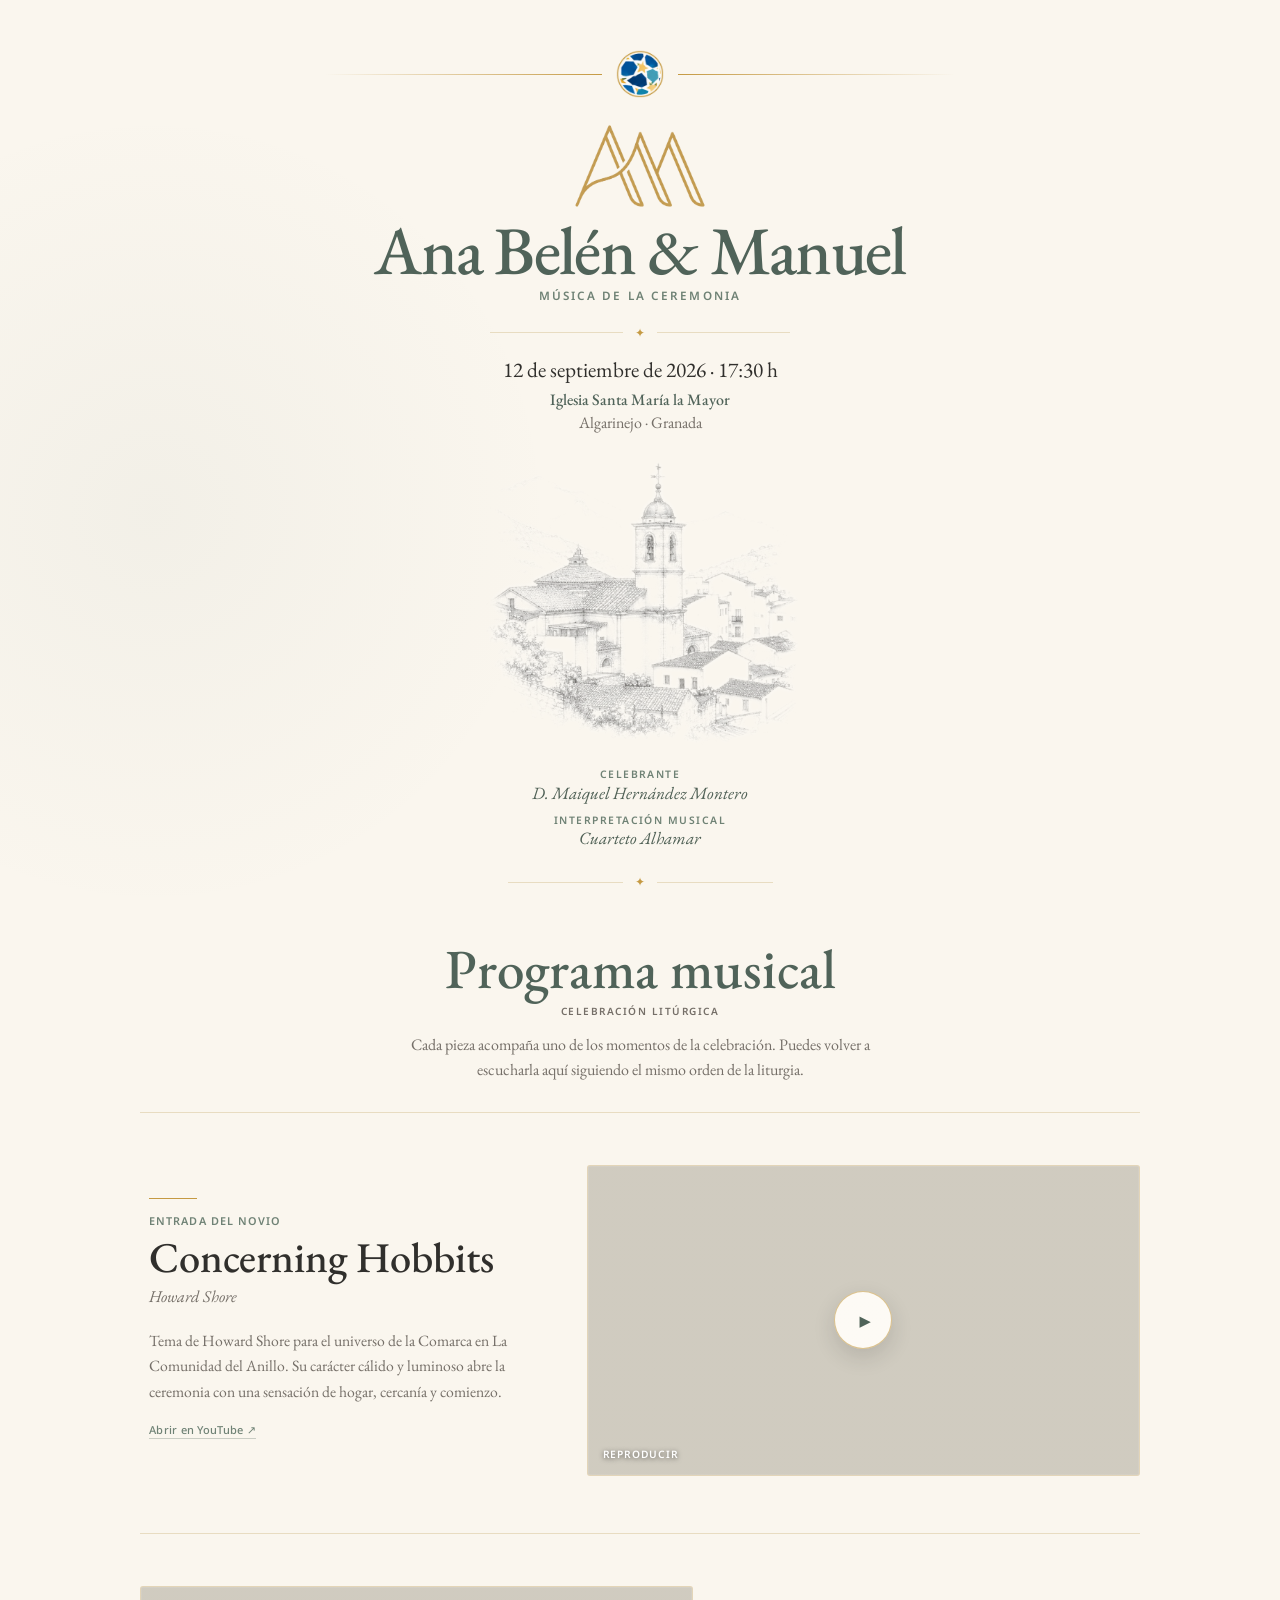
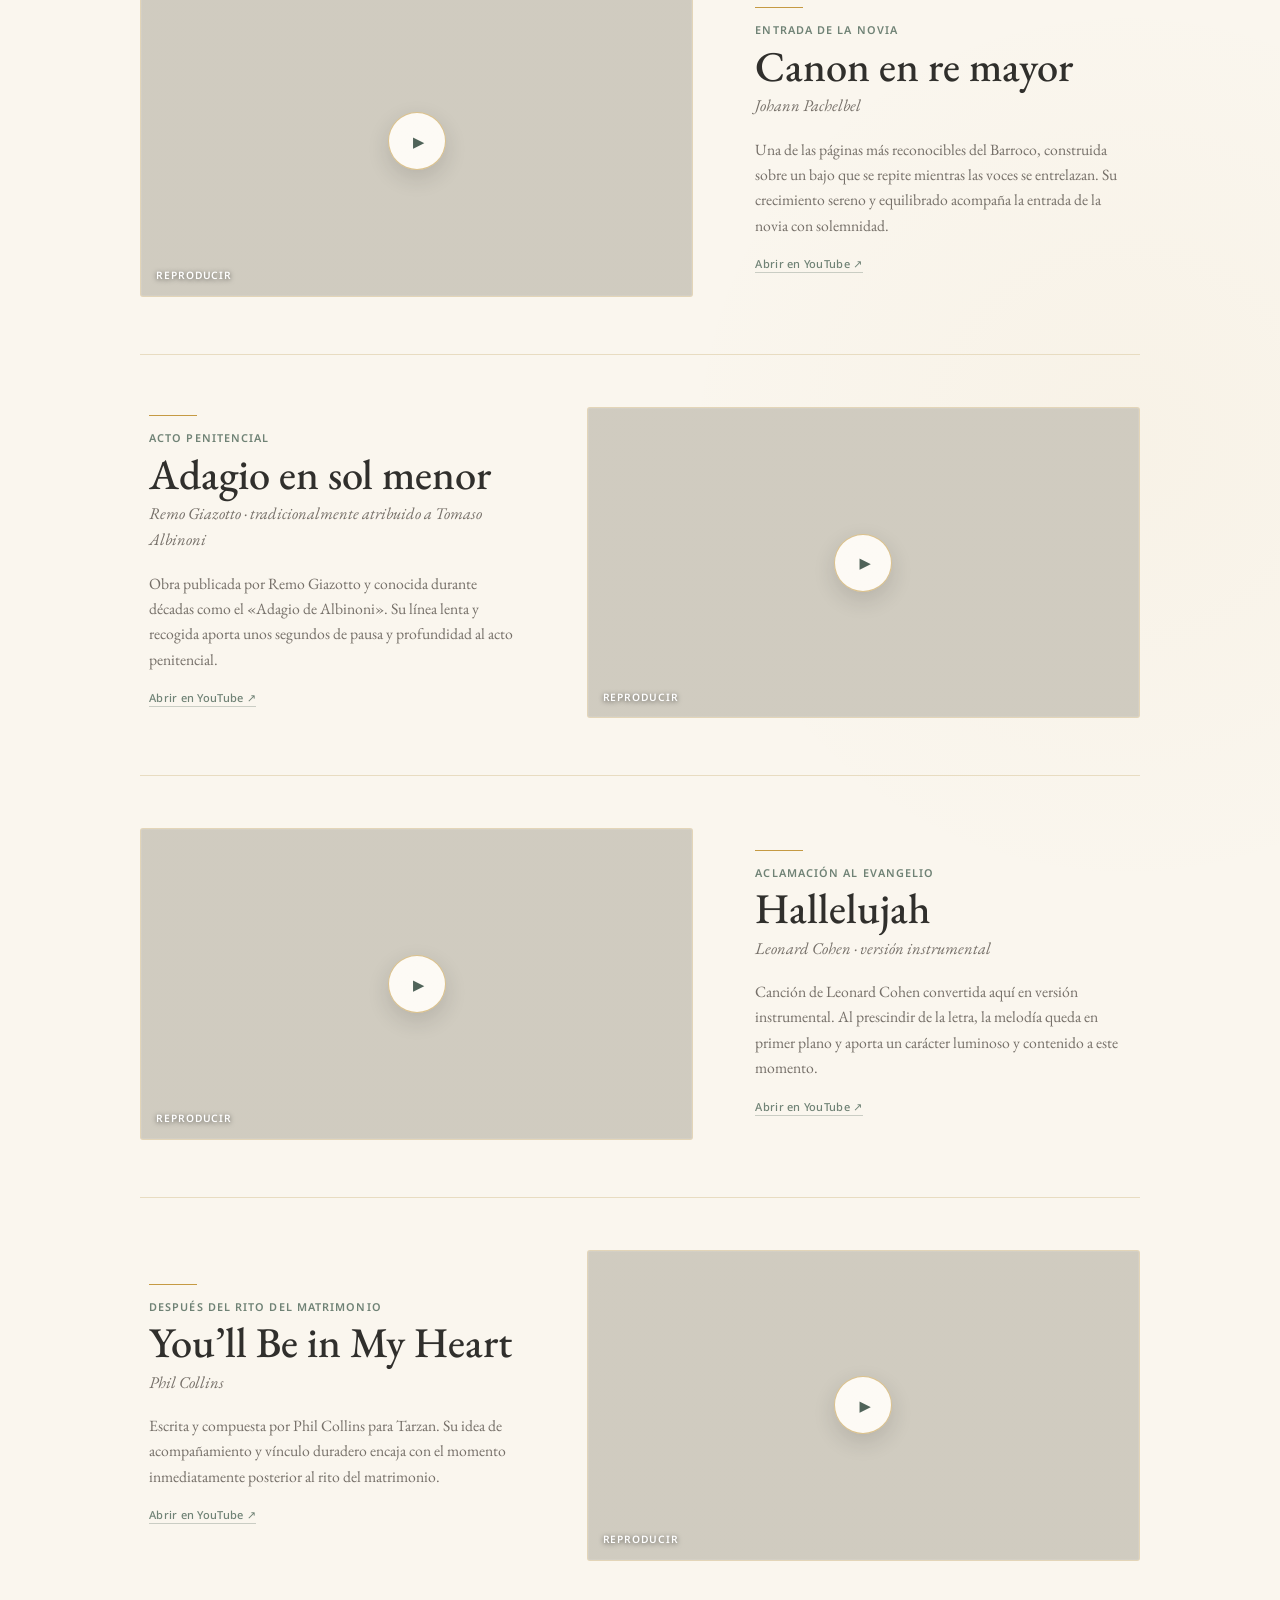
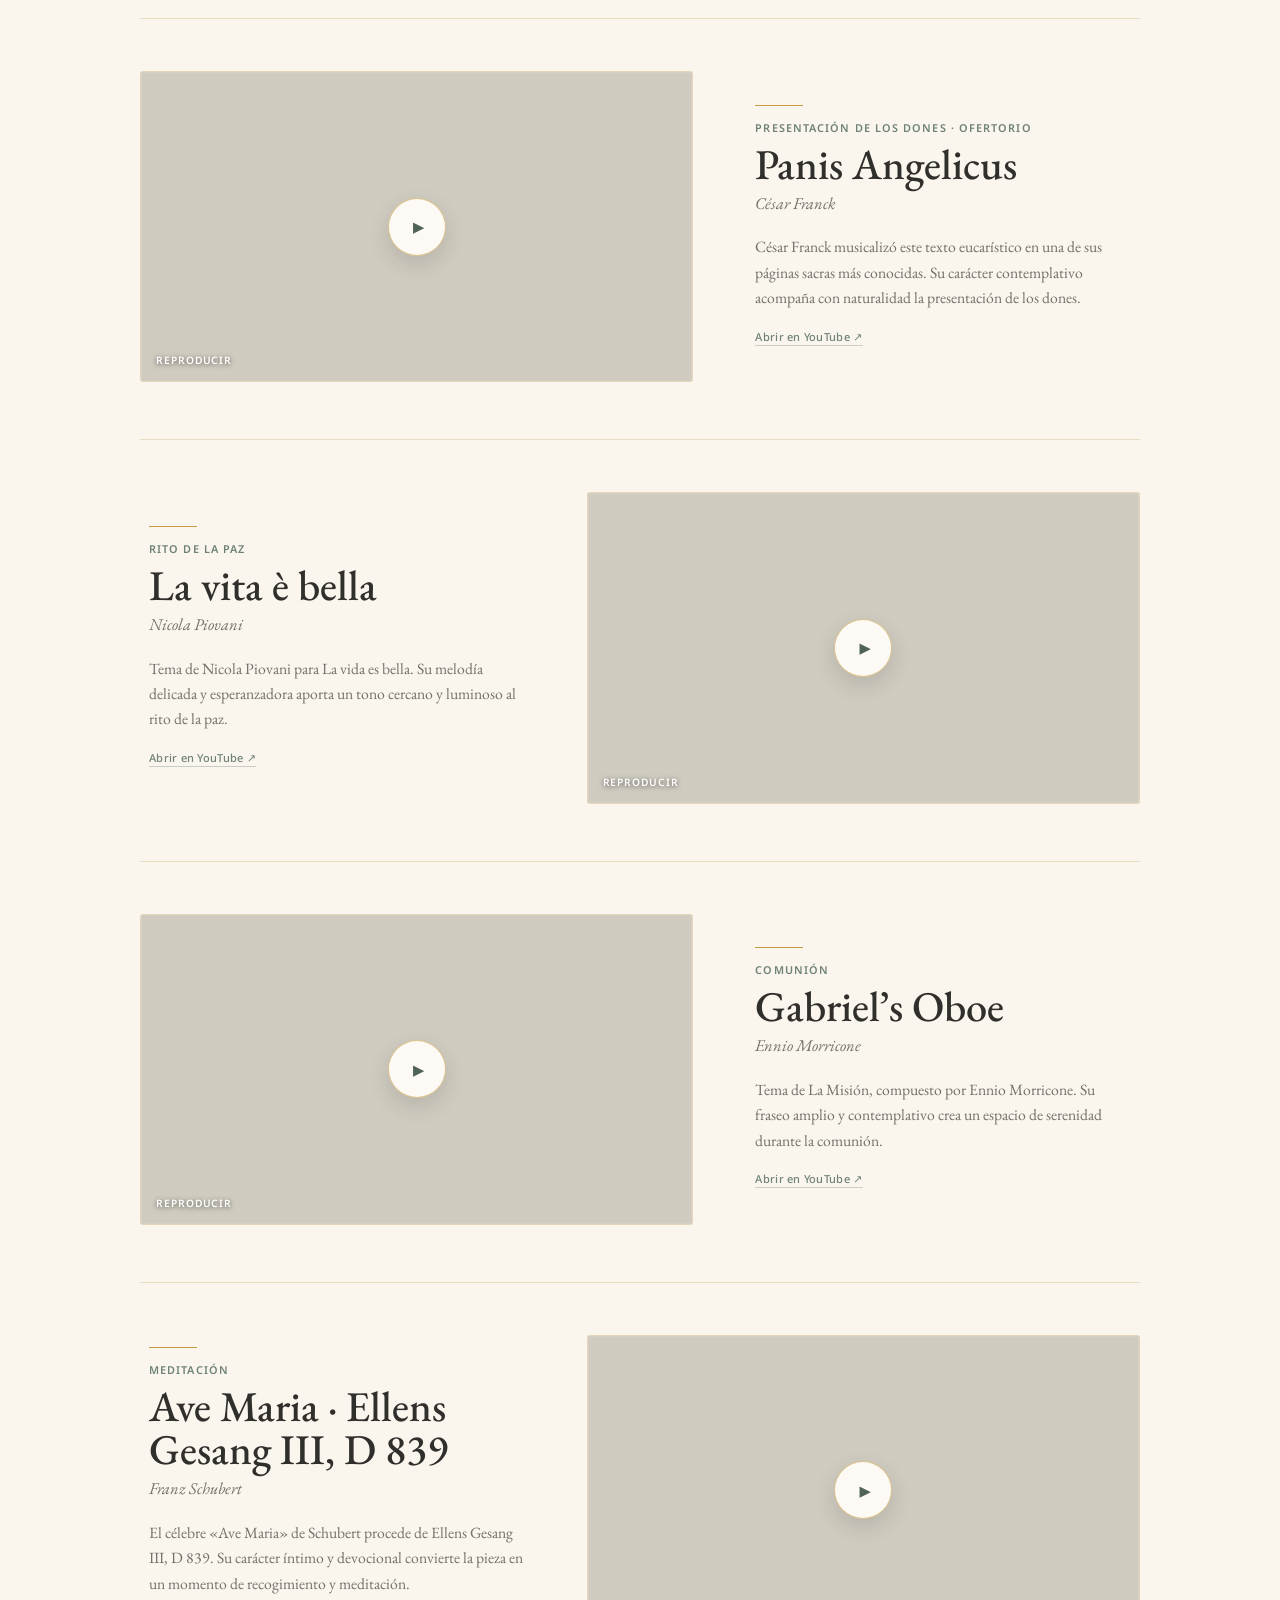
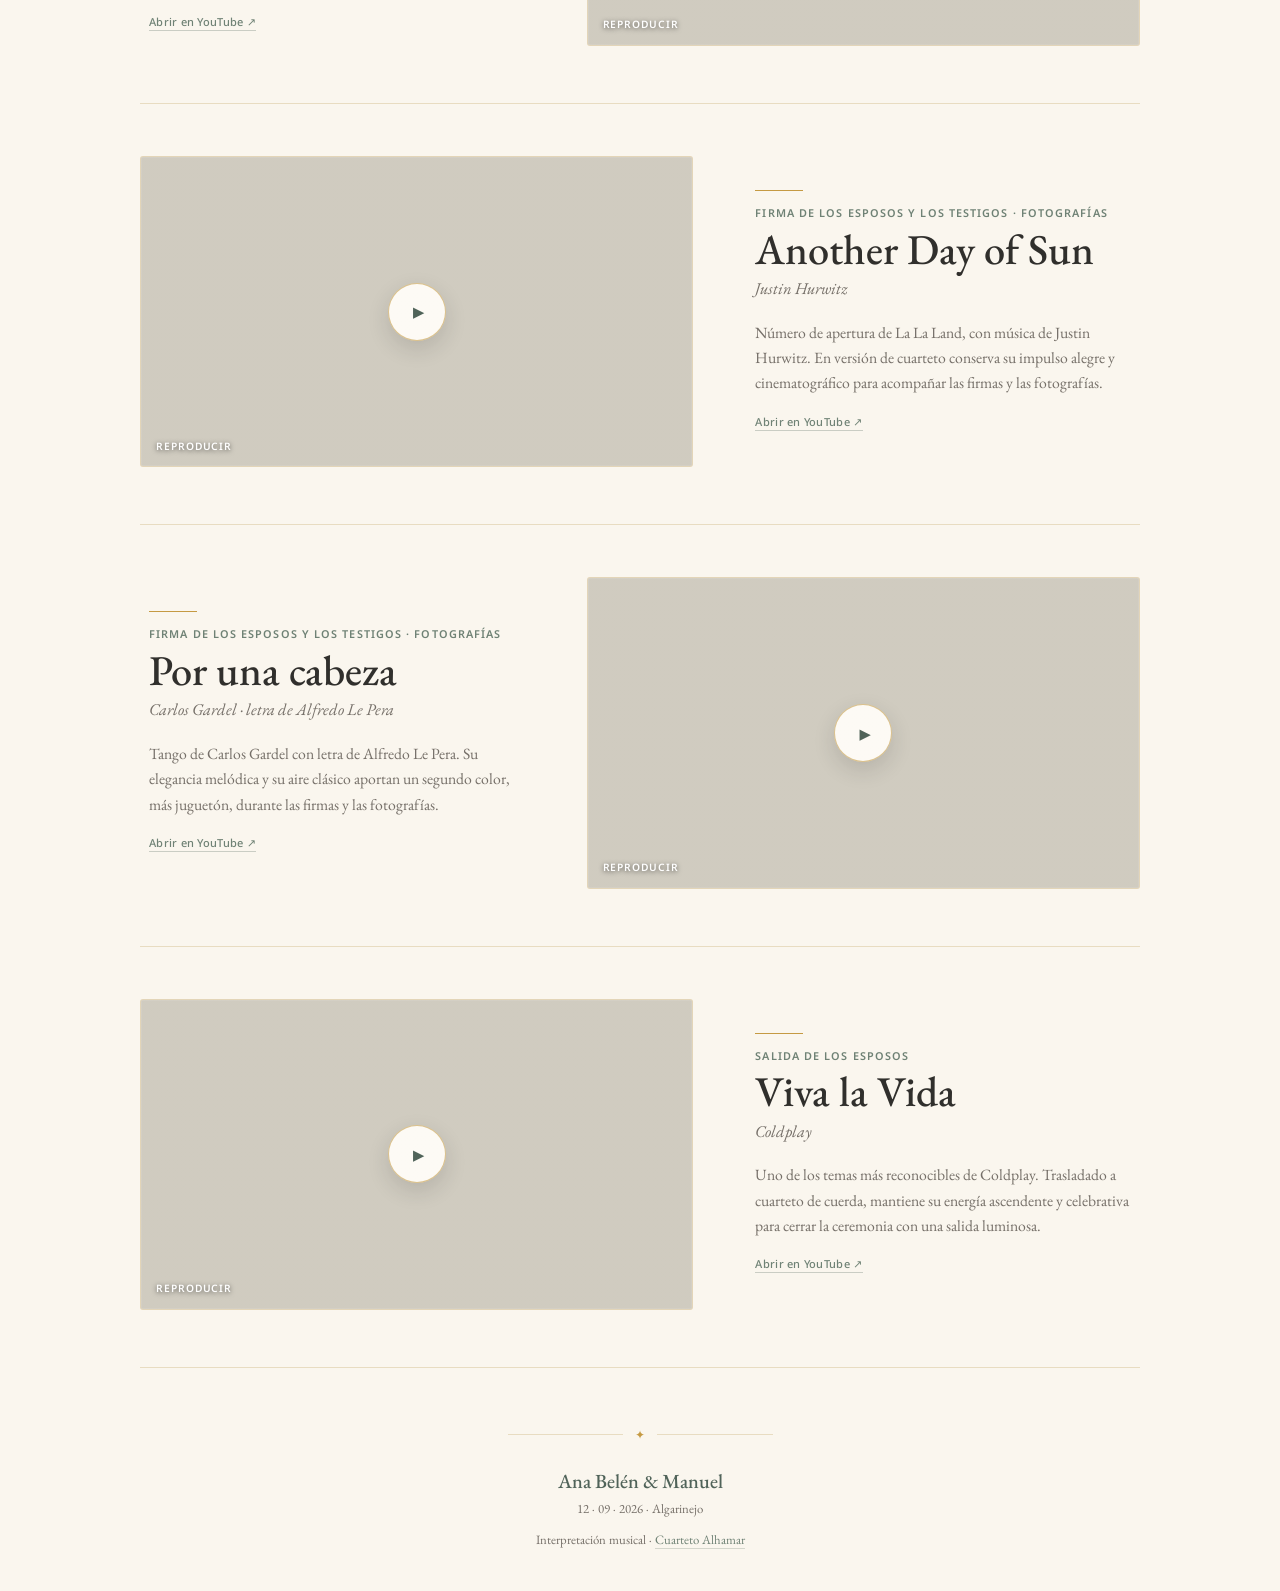
<file: index.html>
<!doctype html>
<html lang="es">
<head>
  <meta charset="utf-8">
  <meta name="viewport" content="width=device-width, initial-scale=1">
  <meta name="theme-color" content="#faf6ee">
  <meta name="robots" content="noindex,nofollow">
  <meta name="description" content="Programa musical de la ceremonia de boda de Ana Belén y Manuel, 12 de septiembre de 2026, Algarinejo.">
  <title>Ana Belén & Manuel · Música de la ceremonia</title>
  <link rel="preconnect" href="https://fonts.googleapis.com">
  <link rel="preconnect" href="https://fonts.gstatic.com" crossorigin>
  <link href="https://fonts.googleapis.com/css2?family=EB+Garamond:ital,wght@0,400;0,500;0,600;1,400;1,500&family=Noto+Sans:wght@400;500;600&display=swap" rel="stylesheet">
  <link rel="stylesheet" href="assets/styles.css">

<style>
/* =========================================================
   INDEX 2 — VERSIÓN CORREGIDA
   - Portada compacta
   - Iglesia integrada
   - Celebrante y Cuarteto SIEMPRE uno debajo del otro
   - Misma tipografía para ambos nombres
   - Portada completa en una pantalla móvil vertical
   - Vídeos siempre 16:9
   ========================================================= */

:root {
  --v2-gold: #c59a43;
  --v2-sage: #6f8275;
  --v2-dark: #4f6055;
}


/* =========================================================
   AJUSTES GENERALES
   ========================================================= */

.hero {
  padding-bottom: 42px !important;
}

.monogram {
  margin-top: 26px !important;
  margin-bottom: 10px !important;
  width: clamp(104px, 27vw, 132px) !important;
}

.hero h1 {
  font-size: clamp(2.8rem, 13vw, 4.25rem) !important;
  line-height: .97 !important;
}

.hero-kicker {
  margin-top: 4px !important;
}

.gold-rule {
  margin-top: 18px !important;
  margin-bottom: 13px !important;
}

.ceremony-line {
  margin-top: 0 !important;
}

.ceremony-place {
  margin-top: 2px !important;
}

.church-sketch {
  width: min(330px, 88vw) !important;
  margin: 10px auto 5px !important;
  opacity: .72 !important;
}

.hero-footer-rule {
  margin-top: 24px !important;
  margin-bottom: 4px !important;
}

main {
  width: min(1000px, calc(100% - 28px)) !important;
}

.intro {
  margin-top: 0 !important;
  margin-bottom: 29px !important;
}

.intro h2 {
  font-size: clamp(2.55rem, 11vw, 3.45rem) !important;
}

.intro-copy {
  margin-top: 13px !important;
}

.video-shell {
  aspect-ratio: 16 / 9 !important;
}


/* =========================================================
   CELEBRANTE + INTERPRETACIÓN MUSICAL
   SIEMPRE UNO DEBAJO DEL OTRO
   ========================================================= */

.ceremony-credits {
  width: min(100%, 560px) !important;
  max-width: 560px !important;

  margin: 14px auto 0 !important;

  display: block !important;

  text-align: center !important;
}


/* Eliminamos cualquier separador vertical de versiones previas */
.ceremony-credits::before {
  content: none !important;
  display: none !important;
}


.ceremony-credits .quartet-block {
  display: block !important;

  margin: 0 !important;
  padding: 0 !important;

  text-align: center !important;
}


/* Separación entre Celebrante y Cuarteto */
.ceremony-credits .quartet-block + .quartet-block {
  margin-top: 11px !important;
}


/* Rótulos:
   CELEBRANTE
   INTERPRETACIÓN MUSICAL
*/
.ceremony-credits .eyebrow {
  margin: 0 0 4px !important;
  padding: 0 !important;

  font-family: "Noto Sans", Arial, sans-serif !important;
  font-size: .65rem !important;
  font-style: normal !important;
  font-weight: 600 !important;

  line-height: 1 !important;

  letter-spacing: .14em !important;
  text-transform: uppercase !important;

  color: var(--v2-sage) !important;
}


/*
   Maiquel Hernández Montero
   Cuarteto Alhamar

   EXACTAMENTE la misma tipografía.
   El segundo continúa siendo un enlace,
   pero visualmente ambos son idénticos.
*/
.ceremony-credits .quartet-name,
.ceremony-credits .quartet-link {
  display: block !important;

  margin: 0 !important;
  padding: 0 !important;

  font-family: "EB Garamond", Georgia, serif !important;
  font-size: 1.08rem !important;
  font-style: italic !important;
  font-weight: 400 !important;

  line-height: 1.1 !important;

  color: var(--v2-dark) !important;

  text-align: center !important;
  text-decoration: none !important;
}


/* El enlace no debe cambiar de aspecto */
.ceremony-credits .quartet-link:link,
.ceremony-credits .quartet-link:visited,
.ceremony-credits .quartet-link:hover,
.ceremony-credits .quartet-link:active {
  color: var(--v2-dark) !important;
  text-decoration: none !important;
}


/* =========================================================
   CONTENEDORES DE LA PORTADA
   En escritorio son neutros.
   ========================================================= */

.hero-title-group,
.ceremony-meta,
.church-wrap {
  display: contents;
}


/* =========================================================
   MÓVIL VERTICAL
   Toda la portada ocupa exactamente una pantalla.
   ========================================================= */

@media (max-width: 767px) and (orientation: portrait) {

  .hero {
    width: 100% !important;

    height: 100vh;
    height: 100svh;
    height: 100dvh;

    min-height: 0 !important;

    padding:
      max(8px, env(safe-area-inset-top))
      10px
      max(7px, env(safe-area-inset-bottom))
      !important;

    display: grid !important;

    /*
       Los seis elementos directos son:

       1. medallón
       2. título/anagrama
       3. fecha/lugar
       4. iglesia
       5. créditos
       6. línea inferior
    */
    grid-template-rows:
      auto
      auto
      auto
      minmax(0, 1fr)
      auto
      auto;

    align-items: center;
    align-content: stretch;

    overflow: hidden;
  }


  /* ---------- Medallón superior ---------- */

  .hero .ceramic-signature {
    width: min(100%, 330px) !important;

    margin: 0 auto !important;
  }

  .hero .ceramic-signature img {
    width: 38px !important;
    height: 38px !important;
  }


  /* ---------- Anagrama + nombres ---------- */

  .hero-title-group {
    display: grid;

    justify-items: center;

    gap: 2px;
  }

  .hero .monogram {
    width: clamp(82px, 20vw, 100px) !important;

    margin: 8px auto 0 !important;
  }

  .hero h1 {
    margin: 0 !important;

    font-size:
      clamp(2.50rem, 11.3vw, 3.55rem)
      !important;

    line-height: .94 !important;
    letter-spacing: -.025em !important;
  }

  .hero-kicker {
    margin: 2px 0 0 !important;

    font-size: .60rem !important;

    letter-spacing: .17em !important;
  }


  /* ---------- Fecha y lugar ---------- */

  .ceremony-meta {
    display: grid;

    justify-items: center;

    gap: 2px;
  }

  .hero .gold-rule {
    width: min(235px, 67%) !important;

    margin: 9px auto 7px !important;
  }

  .ceremony-line {
    margin: 0 !important;

    font-size: .96rem !important;
  }

  .ceremony-place {
    margin: 2px 0 0 !important;

    font-size: .88rem !important;

    line-height: 1.27 !important;
  }


  /* ---------- Iglesia ---------- */

  .church-wrap {
    display: flex;

    min-height: 0;

    align-items: center;
    justify-content: center;
  }

  .hero .church-sketch {
    width: min(300px, 82vw) !important;

    max-width: 100% !important;
    max-height: 100% !important;

    margin: 3px auto !important;

    object-fit: contain;

    opacity: .69 !important;
  }


  /* ---------- Celebrante / Cuarteto ---------- */

  .ceremony-credits {
    width: min(100%, 500px) !important;

    margin: 5px auto 0 !important;

    display: block !important;
  }

  .ceremony-credits .quartet-block + .quartet-block {
    margin-top: 7px !important;
  }

  .ceremony-credits .eyebrow {
    margin-bottom: 2px !important;

    font-size: .49rem !important;

    letter-spacing: .115em !important;
  }

  .ceremony-credits .quartet-name,
  .ceremony-credits .quartet-link {
    font-family: "EB Garamond", Georgia, serif !important;

    font-size: .80rem !important;

    font-style: italic !important;
    font-weight: 400 !important;

    line-height: 1.05 !important;

    color: var(--v2-dark) !important;
  }


  /* ---------- Línea inferior ---------- */

  .hero .hero-footer-rule {
    width: min(235px, 67%) !important;

    margin: 7px auto 0 !important;
  }


  /* ---------- Repertorio ---------- */

  .program .piece {
    padding-top: 31px !important;
    padding-bottom: 35px !important;
  }

}


/* =========================================================
   MÓVILES CON MUY POCA ALTURA
   Ej.: 360 × 640, barras del navegador visibles, etc.
   ========================================================= */

@media
  (max-width: 767px)
  and (orientation: portrait)
  and (max-height: 700px) {

  .hero {
    padding-top: 5px !important;
    padding-bottom: 4px !important;
  }


  .hero .ceramic-signature img {
    width: 32px !important;
    height: 32px !important;
  }


  .hero .monogram {
    width: 72px !important;

    margin-top: 3px !important;
  }


  .hero h1 {
    font-size:
      clamp(2.20rem, 10.4vw, 3rem)
      !important;
  }


  .hero-kicker {
    font-size: .52rem !important;
  }


  .hero .gold-rule {
    margin-top: 5px !important;
    margin-bottom: 4px !important;

    width: min(210px, 60%) !important;
  }


  .ceremony-line {
    font-size: .86rem !important;
  }


  .ceremony-place {
    font-size: .78rem !important;
  }


  .hero .church-sketch {
    width: min(245px, 72vw) !important;

    opacity: .67 !important;
  }


  .ceremony-credits {
    margin-top: 2px !important;
  }


  .ceremony-credits .quartet-block + .quartet-block {
    margin-top: 5px !important;
  }


  .ceremony-credits .eyebrow {
    font-size: .43rem !important;
  }


  .ceremony-credits .quartet-name,
  .ceremony-credits .quartet-link {
    font-size: .72rem !important;
  }


  .hero .hero-footer-rule {
    width: min(210px, 60%) !important;

    margin-top: 4px !important;
  }

}


/* =========================================================
   MÓVILES ALTOS
   Aprovechamos el espacio extra sin romper la portada.
   ========================================================= */

@media
  (min-width: 390px)
  and (max-width: 767px)
  and (min-height: 780px)
  and (orientation: portrait) {

  .hero {
    padding-top: 13px !important;
    padding-bottom: 11px !important;
  }


  .hero .ceramic-signature img {
    width: 40px !important;
    height: 40px !important;
  }


  .hero .monogram {
    width: 100px !important;

    margin-top: 10px !important;
  }


  .hero h1 {
    font-size:
      clamp(2.70rem, 11.8vw, 3.60rem)
      !important;
  }


  .hero-kicker {
    font-size: .62rem !important;
  }


  .ceremony-line {
    font-size: 1rem !important;
  }


  .ceremony-place {
    font-size: .90rem !important;
  }


  .hero .church-sketch {
    width: min(315px, 81vw) !important;
  }


  .ceremony-credits {
    margin-top: 6px !important;
  }


  .ceremony-credits .quartet-block + .quartet-block {
    margin-top: 8px !important;
  }


  .ceremony-credits .eyebrow {
    font-size: .52rem !important;
  }


  .ceremony-credits .quartet-name,
  .ceremony-credits .quartet-link {
    font-size: .90rem !important;
  }

}
</style>

</head>
<body>
  <header class="hero">

  <div class="ceramic-signature" aria-hidden="true">
    <span class="ceramic-signature__line"></span>
    <img src="assets/medallon-ceramico.png" alt="">
    <span class="ceramic-signature__line"></span>
  </div>


  <div class="hero-title-group">

    <div class="monogram" aria-label="Anagrama AM">
      <img
        src="assets/anagrama-am.png"
        alt="Anagrama de Ana Belén y Manuel"
      >
    </div>

    <h1 id="couple"></h1>

    <p class="hero-kicker">
      Música de la ceremonia
    </p>

  </div>


  <div class="ceremony-meta">

    <div class="gold-rule" aria-hidden="true">
      <span>✦</span>
    </div>

    <p class="ceremony-line">
      <span id="date"></span> ·
      <span id="time"></span> h
    </p>

    <p class="ceremony-place">
      <strong id="church"></strong><br>
      <span id="place"></span>
    </p>

  </div>


  <div class="church-wrap">
    <img
      class="church-sketch"
      src="assets/iglesia-santa-maria.png"
      alt="Ilustración de la Iglesia Santa María la Mayor"
    >
  </div>


  <div
    class="ceremony-credits"
    aria-label="Créditos de la ceremonia"
  >

    <div class="quartet-block">
      <p class="eyebrow">Celebrante</p>
      <p class="quartet-name">
        D. Maiquel Hernández Montero
      </p>
    </div>

    <div class="quartet-block">
      <p class="eyebrow">
        Interpretación musical
      </p>
      <a
        class="quartet-link"
        id="quartet"
        target="_blank"
        rel="noopener noreferrer"
      ></a>
    </div>

  </div>


  <div
    class="footer-rule hero-footer-rule"
    aria-hidden="true"
  >
    <span>✦</span>
  </div>

  </header>
  <main>
    <section class="intro" aria-labelledby="repertorio-title">
      <h2 id="repertorio-title">Programa musical</h2>
      <p class="section-kicker">Celebración litúrgica</p>
      <p class="intro-copy">Cada pieza acompaña uno de los momentos de la celebración. Puedes volver a escucharla aquí siguiendo el mismo orden de la liturgia.</p>
    </section>

    <section class="program" id="timeline" aria-label="Programa musical"></section>
  </main>

  <footer>
    <div class="footer-rule" aria-hidden="true"><span>✦</span></div>
    <p class="footer-couple">Ana Belén & Manuel</p>
    <p>12 · 09 · 2026 · Algarinejo</p>
    <p class="footer-quartet">Interpretación musical · <a id="footerQuartet" target="_blank" rel="noopener noreferrer"></a></p>
  </footer>

  <script src="assets/config.js"></script>
  <script src="assets/app.js"></script>

<!-- Cloudflare Web Analytics -->
  <script type='module' src='https://static.cloudflareinsights.com/beacon.min.js' data-cf-beacon='{"token": "cc27f35943424641801efa3a5036a9bf"}'></script>
<!-- End Cloudflare Web Analytics -->

<!-- Easter egg-->
  <script>
    (() => {
      const analyticsUrl = 'estadisticas.html';
      const medallion = document.querySelector('.ceramic-signature img');
      if (!medallion) return;

      let clicks = 0;
      let resetTimer = null;

      medallion.addEventListener('click', () => {
        clicks++;
        clearTimeout(resetTimer);
        resetTimer = setTimeout(() => { clicks = 0; }, 4000);

        if (clicks >= 5) {
          clicks = 0;
          clearTimeout(resetTimer);
          window.open(analyticsUrl, '_blank', 'noopener,noreferrer');
        }
      });
    })();
  </script>
  
</body>
</html>
</file>
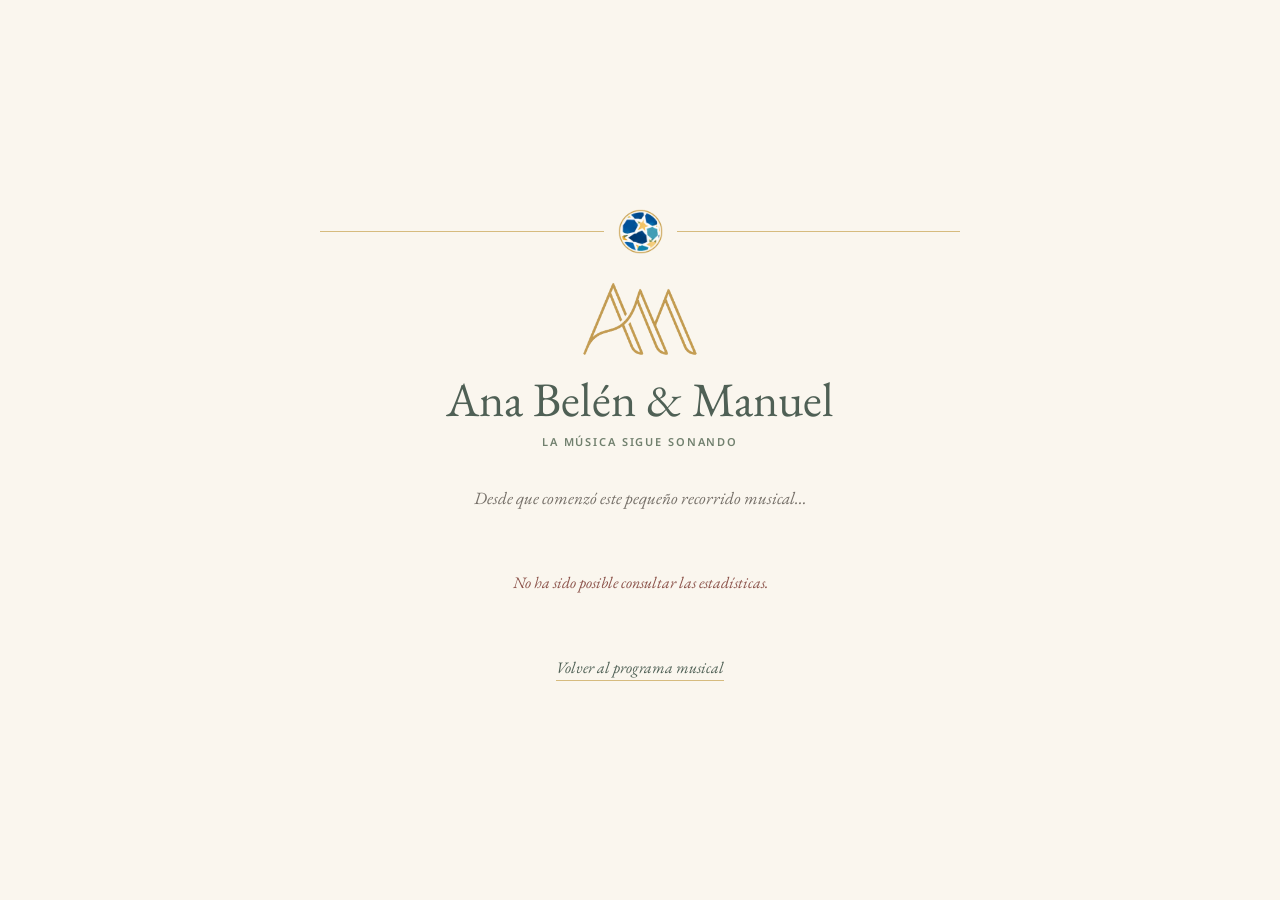
<file: estadisticas.html>
<!DOCTYPE html>
<html lang="es">
<head>
  <meta charset="UTF-8">

  <meta
    name="viewport"
    content="width=device-width, initial-scale=1.0"
  >

  <title>
    Ana Belén & Manuel · Estadísticas
  </title>

  <link rel="preconnect"
        href="https://fonts.googleapis.com">

  <link rel="preconnect"
        href="https://fonts.gstatic.com"
        crossorigin>

  <link
    href="https://fonts.googleapis.com/css2?family=EB+Garamond:ital,wght@0,400;0,500;1,400&family=Noto+Sans:wght@500;600&display=swap"
    rel="stylesheet"
  >

  <style>

    :root {
      --marfil: #faf6ee;
      --verde: #4f6055;
      --salvia: #71806e;
      --dorado: #c49b43;
      --texto: #302f2c;
      --gris: #756f68;
    }

    * {
      box-sizing: border-box;
    }

    body {
      margin: 0;
      min-height: 100vh;

      background: var(--marfil);
      color: var(--texto);

      font-family:
        "EB Garamond",
        Georgia,
        serif;
    }

    main {
      width: min(92%, 680px);
      margin: 0 auto;

      min-height: 100vh;

      display: flex;
      flex-direction: column;
      align-items: center;
      justify-content: center;

      padding:
        42px 20px 52px;

      text-align: center;
    }

    .signature {
      width: 100%;

      display: flex;
      align-items: center;
      gap: 14px;

      margin-bottom: 28px;
    }

    .signature::before,
    .signature::after {
      content: "";

      height: 1px;
      flex: 1;

      background: var(--dorado);
      opacity: .65;
    }

    .signature img {
      width: 45px;
      height: 45px;

      object-fit: contain;
    }

    .monogram img {
      width: 116px;
      max-width: 35vw;

      margin-bottom: 13px;
    }

    h1 {
      margin: 0;

      color: var(--verde);

      font-size:
        clamp(2rem, 7vw, 3rem);

      font-weight: 400;
      line-height: 1.05;
    }

    .subtitle {
      margin:
        10px 0 38px;

      font-family:
        "Noto Sans",
        sans-serif;

      color: var(--salvia);

      font-size: .69rem;
      font-weight: 600;

      letter-spacing: .17em;

      text-transform: uppercase;
    }

    .intro {
      margin:
        0 0 35px;

      color: var(--gris);

      font-size: 1.08rem;
      font-style: italic;
    }

    .stats {
      width: 100%;

      display: grid;
      grid-template-columns:
        repeat(2, minmax(0, 1fr));

      gap: 1px;

      background:
        rgba(196, 155, 67, .45);

      border-top:
        1px solid rgba(196,155,67,.45);

      border-bottom:
        1px solid rgba(196,155,67,.45);
    }

    .stat {
      background: var(--marfil);

      padding:
        27px 10px 25px;
    }

    .number {
      display: block;

      color: var(--verde);

      font-size:
        clamp(2.8rem, 12vw, 4.7rem);

      line-height: .95;

      font-variant-numeric:
        lining-nums tabular-nums;
    }

    .label {
      display: block;

      margin-top: 9px;

      color: var(--salvia);

      font-family:
        "Noto Sans",
        sans-serif;

      font-size: .65rem;
      font-weight: 600;

      letter-spacing: .11em;

      text-transform: uppercase;
    }

    .today {
      margin-top: 26px;

      color: var(--gris);

      font-size: .96rem;
    }

    .updated {
      margin-top: 5px;

      color: var(--gris);

      opacity: .72;

      font-size: .79rem;
    }

    .loading {
      padding: 28px;

      color: var(--salvia);

      font-style: italic;
    }

    .error {
      color: #8a5148;
    }

    .back {
      margin-top: 36px;

      color: var(--verde);

      text-decoration: none;

      border-bottom:
        1px solid rgba(196,155,67,.65);

      padding-bottom: 2px;

      font-style: italic;
    }

    @media (max-width: 480px) {

      .stats {
        grid-template-columns: 1fr 1fr;
      }

      .stat {
        padding:
          24px 5px 22px;
      }

    }

  </style>
</head>


<body>

<main>

  <div class="signature">
    <img
      src="assets/medallon-ceramico.png"
      alt=""
    >
  </div>


  <div class="monogram">
    <img
      src="assets/anagrama-am.png"
      alt="Ana Belén y Manuel"
    >
  </div>


  <h1>
    Ana Belén & Manuel
  </h1>

  <div class="subtitle">
    La música sigue sonando
  </div>


  <p class="intro">
    Desde que comenzó este pequeño
    recorrido musical…
  </p>


  <div
    id="loading"
    class="loading"
  >
    Consultando las estadísticas…
  </div>


  <div
    id="content"
    hidden
  >

    <div class="stats">

      <div class="stat">
        <span
          class="number"
          id="visits"
        >
          —
        </span>

        <span class="label">
          visitas
        </span>
      </div>


      <div class="stat">
        <span
          class="number"
          id="pageviews"
        >
          —
        </span>

        <span class="label">
          páginas vistas
        </span>
      </div>

    </div>


    <div
      class="today"
      id="today"
    ></div>


    <div
      class="updated"
      id="updated"
    ></div>

  </div>


  <a
    class="back"
    href="./"
  >
    Volver al programa musical
  </a>

</main>


<script>

  /*
   * Si tu subdominio workers.dev fuese distinto,
   * esta es la única línea que tendrás que cambiar.
   */
  const API =
    "https://boda-ana-manuel-analytics-api.juanlu-jimenez.workers.dev/stats";


  async function loadStats() {

    const loading =
      document.getElementById("loading");

    const content =
      document.getElementById("content");


    try {

      const response = await fetch(
        `${API}?t=${Date.now()}`,
        {
          cache: "no-store"
        }   
      );


      if (!response.ok) {
        throw new Error(
          "No se pudieron obtener los datos"
        );
      }


      const data =
        await response.json();


      if (!data.ok) {
        throw new Error(
          "Respuesta incorrecta"
        );
      }


      const formatter =
        new Intl.NumberFormat("es-ES");


      document.getElementById(
        "visits"
      ).textContent =
        formatter.format(data.visits);


      document.getElementById(
        "pageviews"
      ).textContent =
        formatter.format(data.pageviews);


      document.getElementById(
        "today"
      ).textContent =
        `Hoy: ${formatter.format(
          data.todayVisits
        )} visitas`;


      const date =
        new Date(data.updatedAt);


      document.getElementById(
        "updated"
      ).textContent =
        `Actualizado ${date.toLocaleString(
          "es-ES",
          {
            dateStyle: "medium",
            timeStyle: "short"
          }
        )}`;


      loading.hidden = true;
      content.hidden = false;

    }

    catch (error) {

      loading.textContent =
        "No ha sido posible consultar las estadísticas.";

      loading.classList.add(
        "error"
      );

    }

  }


  loadStats();

</script>

</body>
</html>
</file>
<file: assets/styles.css>
:root {
  --ivory: #faf6ee;
  --paper: #fffdf8;
  --ink: #302f2c;
  --muted: #756f68;
  --sage: #6f8275;
  --sage-dark: #506359;
  --gold: #c59a43;
  --gold-soft: #e8dcc1;
  --gold-faint: rgba(197, 154, 67, .18);
  --serif: "EB Garamond", Georgia, "Times New Roman", serif;
  --sans: "Noto Sans", system-ui, -apple-system, BlinkMacSystemFont, "Segoe UI", sans-serif;
}

* { box-sizing: border-box; }
html { scroll-behavior: smooth; }
body {
  margin: 0;
  color: var(--ink);
  background:
    radial-gradient(circle at 12% 8%, rgba(111,130,117,.055), transparent 25rem),
    radial-gradient(circle at 88% 32%, rgba(197,154,67,.045), transparent 28rem),
    var(--ivory);
  font-family: var(--serif);
  line-height: 1.55;
  text-rendering: optimizeLegibility;
  -webkit-font-smoothing: antialiased;
}

a { color: inherit; }
img { max-width: 100%; }
button { font: inherit; }

/* Shared ornamental signature: the ceramic motif is a seal, not a frame. */
.ceramic-signature {
  display: grid;
  grid-template-columns: minmax(34px, 1fr) auto minmax(34px, 1fr);
  align-items: center;
  gap: 14px;
  width: min(630px, 84vw);
  margin: 0 auto;
}
.ceramic-signature__line {
  display: block;
  height: 1px;
  background: linear-gradient(90deg, transparent, var(--gold));
}
.ceramic-signature__line:last-child {
  background: linear-gradient(90deg, var(--gold), transparent);
}
.ceramic-signature img {
  width: 48px;
  height: 48px;
  display: block;
}
.ceramic-signature--small {
  width: min(430px, 76vw);
  gap: 11px;
}
.ceramic-signature--small img {
  width: 38px;
  height: 38px;
}

.hero {
  width: min(900px, calc(100% - 36px));
  margin: 0 auto;
  padding: 34px 24px 74px;
  text-align: center;
}
.monogram {
  width: clamp(118px, 20vw, 158px);
  margin: 50px auto 17px;
}
.monogram img {
  display: block;
  width: 100%;
  height: auto;
}

h1, h2, h3 {
  margin: 0;
  font-family: var(--serif);
  font-weight: 500;
}
h1 {
  color: var(--sage-dark);
  font-size: clamp(3.15rem, 8vw, 5.3rem);
  line-height: .98;
  letter-spacing: -.025em;
}
.hero-kicker,
.section-kicker,
.eyebrow,
.piece-moment {
  font-family: var(--sans);
  text-transform: uppercase;
}
.hero-kicker {
  margin: 8px 0 0;
  color: var(--sage);
  font-size: .73rem;
  font-weight: 600;
  letter-spacing: .19em;
}
.gold-rule,
.footer-rule {
  display: flex;
  align-items: center;
  gap: 12px;
  width: min(300px, 74%);
  margin: 27px auto 18px;
  color: var(--gold);
}
.gold-rule::before,
.gold-rule::after,
.footer-rule::before,
.footer-rule::after {
  content: "";
  height: 1px;
  flex: 1;
  background: var(--gold-soft);
}
.gold-rule span,
.footer-rule span { font-size: .72rem; }

.ceremony-line {
  margin: 0;
  font-size: clamp(1.13rem, 2.8vw, 1.33rem);
  color: var(--ink);
}
.ceremony-place {
  margin: 4px 0 0;
  color: var(--muted);
  font-size: 1rem;
  line-height: 1.38;
}
.ceremony-place strong {
  color: var(--sage-dark);
  font-weight: 500;
}
.church-sketch {
  display: block;
  width: min(365px, 78vw);
  margin: 17px auto 12px;
  opacity: .82;
}
.quartet-block { margin-top: 13px; }
.eyebrow {
  margin: 0;
  color: var(--sage);
  font-size: .68rem;
  font-weight: 600;
  letter-spacing: .15em;
}

.quartet-link,
.quartet-name {
  display: inline-block;
  margin-top: 2px;
  color: var(--sage-dark);
  font-size: 1.18rem;
  font-style: italic;
  text-decoration: none;
  border-bottom: 1px solid transparent;
  transition: color .18s ease, border-color .18s ease;
}
.quartet-name {
  margin: 0;
}

.quartet-link:hover,
.quartet-link:focus-visible {
  color: #8f6f2d;
  border-color: var(--gold-soft);
}
.hero-note {
  margin: 34px 0 0;
  color: var(--muted);
  font-size: .92rem;
  font-style: italic;
}

main {
  width: min(1040px, calc(100% - 34px));
  margin: 0 auto;
}
.intro {
  max-width: 680px;
  margin: 18px auto 42px;
  text-align: center;
}
.intro .ceramic-signature { margin-bottom: 19px; }
.intro h2 {
  margin-top: 4px;
  color: var(--sage-dark);
  font-size: clamp(2.75rem, 6vw, 4rem);
  line-height: 1;
}
.section-kicker {
  margin: 8px 0 0;
  color: var(--muted);
  font-size: .63rem;
  font-weight: 600;
  letter-spacing: .15em;
}
.intro-copy {
  max-width: 58ch;
  margin: 19px auto 0;
  color: var(--muted);
  font-size: 1rem;
}

.program {
  width: min(100%, 1000px);
  margin: 0 auto;
  border-top: 1px solid var(--gold-soft);
}
.piece {
  display: grid;
  grid-template-columns: 1fr;
  gap: 22px;
  padding: 37px 0 43px;
  border-bottom: 1px solid var(--gold-soft);
}
.piece-copy {
  position: relative;
  padding: 0 4px;
}
.piece-copy::before {
  content: "";
  display: block;
  width: 48px;
  height: 1px;
  margin-bottom: 14px;
  background: var(--gold);
}
.piece-moment {
  margin: 0 0 7px;
  color: var(--sage);
  font-size: .68rem;
  font-weight: 600;
  letter-spacing: .1em;
  line-height: 1.45;
}
.piece h3 {
  color: var(--ink);
  font-size: clamp(2rem, 5.2vw, 2.65rem);
  line-height: 1.02;
}
.piece-author {
  margin: 5px 0 0;
  color: var(--muted);
  font-size: 1.03rem;
  font-style: italic;
}
.piece-note {
  max-width: 48ch;
  margin: 18px 0 0;
  color: var(--muted);
  font-size: .96rem;
  line-height: 1.62;
}
.youtube-link {
  display: inline-block;
  margin-top: 17px;
  color: var(--sage);
  font-family: var(--sans);
  font-size: .69rem;
  font-weight: 500;
  letter-spacing: .025em;
  text-decoration: none;
  border-bottom: 1px solid rgba(111,130,117,.35);
}
.youtube-link:hover,
.youtube-link:focus-visible {
  color: var(--sage-dark);
  border-color: var(--gold);
}

.video-shell {
  position: relative;
  aspect-ratio: 16 / 9;
  overflow: hidden;
  background: #ebe5d9;
  border: 1px solid rgba(197,154,67,.22);
  border-radius: 3px;
}
.video-shell iframe,
.video-poster {
  width: 100%;
  height: 100%;
  display: block;
  border: 0;
}
.video-poster {
  position: relative;
  padding: 0;
  cursor: pointer;
  background:
    linear-gradient(rgba(42,46,42,.14), rgba(42,46,42,.14)),
    var(--thumb) center / cover no-repeat;
  color: #fff;
}
.video-poster::after {
  content: "";
  position: absolute;
  inset: 0;
  box-shadow: inset 0 0 0 1px rgba(255,255,255,.08);
  pointer-events: none;
}
.play-button {
  position: absolute;
  left: 50%;
  top: 50%;
  transform: translate(-50%, -50%);
  width: 58px;
  height: 58px;
  display: grid;
  place-items: center;
  padding-left: 4px;
  border: 1px solid rgba(197,154,67,.58);
  border-radius: 50%;
  background: rgba(255,253,248,.94);
  color: var(--sage-dark);
  box-shadow: 0 8px 22px rgba(25,28,25,.14);
  font-family: var(--sans);
  font-size: .92rem;
  transition: transform .18s ease, background .18s ease;
}
.video-poster:hover .play-button,
.video-poster:focus-visible .play-button {
  transform: translate(-50%, -50%) scale(1.05);
  background: #fffdf8;
}
.video-caption {
  position: absolute;
  left: 15px;
  bottom: 12px;
  font-family: var(--sans);
  font-size: .64rem;
  font-weight: 600;
  letter-spacing: .09em;
  text-transform: uppercase;
  text-shadow: 0 1px 5px rgba(0,0,0,.6);
}

footer {
  width: min(720px, calc(100% - 36px));
  margin: 58px auto 42px;
  text-align: center;
  color: var(--muted);
  font-family: var(--serif);
  font-size: .8rem;
}
.footer-rule {
  width: min(265px, 72%);
  margin-bottom: 22px;
}
.footer-couple {
  margin: 0 0 2px;
  color: var(--sage-dark);
  font-size: 1.25rem;
  font-weight: 500;
}
footer p { margin: 2px 0; }
.footer-quartet { margin-top: 11px; }
footer a {
  color: var(--sage);
  text-decoration: none;
  border-bottom: 1px solid rgba(111,130,117,.28);
}

@media (min-width: 760px) {
  .hero { padding-top: 44px; padding-bottom: 88px; }
  .monogram { margin-top: 58px; }
  .intro { margin-top: 8px; margin-bottom: 54px; }
  .piece {
    grid-template-columns: minmax(270px, .82fr) minmax(410px, 1.18fr);
    gap: clamp(34px, 5vw, 62px);
    align-items: center;
    padding: 52px 0 57px;
  }
  .piece-copy { padding: 0 0 0 9px; }
  .piece--even {
    grid-template-columns: minmax(410px, 1.18fr) minmax(270px, .82fr);
  }
  .piece--even .piece-copy { order: 2; padding-left: 0; padding-right: 9px; }
  .piece--even .video-shell { order: 1; }
  .video-shell { aspect-ratio: 16 / 10; }
}

@media (min-width: 1080px) {
  .hero { padding-top: 50px; }
  .program { width: 100%; }
  .piece-note { font-size: .98rem; }
}

@media (max-width: 520px) {
  .hero {
    width: calc(100% - 20px);
    padding: 25px 9px 58px;
  }
  .ceramic-signature {
    width: min(100%, 335px);
    gap: 10px;
  }
  .ceramic-signature img { width: 42px; height: 42px; }
  .ceramic-signature--small img { width: 34px; height: 34px; }
  .monogram { margin-top: 38px; margin-bottom: 14px; }
  h1 { font-size: clamp(2.85rem, 15vw, 4rem); }
  .hero-kicker { font-size: .67rem; letter-spacing: .15em; }
  .church-sketch { width: min(300px, 88vw); margin-top: 14px; }
  .hero-note { margin-top: 28px; }
  main { width: calc(100% - 30px); }
  .intro { margin-top: 2px; margin-bottom: 32px; }
  .intro-copy { font-size: .94rem; }
  .piece { padding: 31px 0 35px; gap: 20px; }
  .piece-copy { padding: 0 1px; }
  .piece-note { font-size: .9rem; }
  .video-shell { border-radius: 2px; }
  .play-button { width: 54px; height: 54px; }
  footer { margin-top: 46px; }
}

@media (prefers-reduced-motion: reduce) {
  html { scroll-behavior: auto; }
  .play-button { transition: none; }
}
</file>
